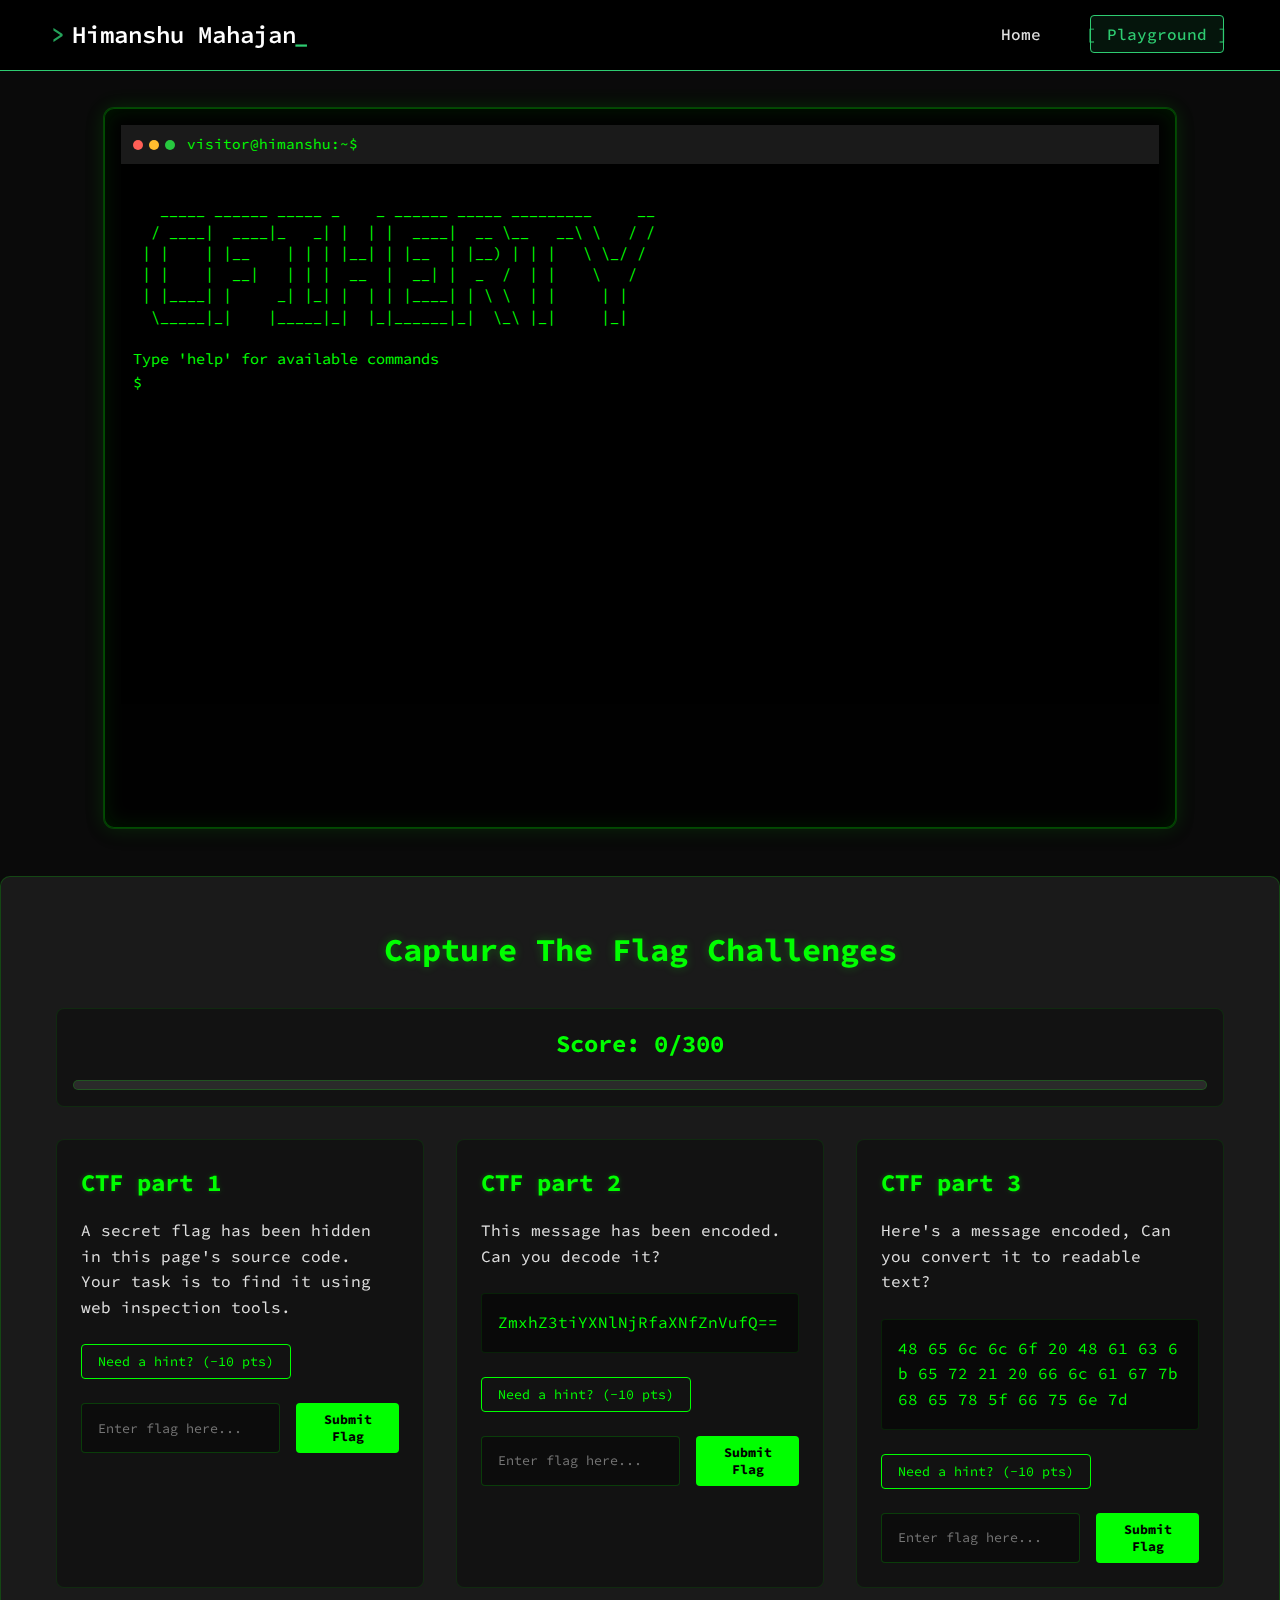
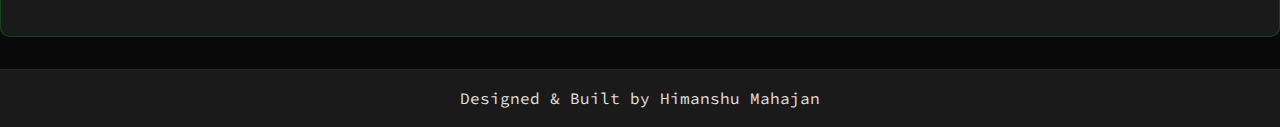
<file: playground.html>
<!DOCTYPE html>
<html lang="en">
<head>
    <meta charset="UTF-8">
    <meta name="viewport" content="width=device-width, initial-scale=1.0">
    <title>Security Playground | Himanshu Mahajan</title>

    <!-- Favicon -->
    <link rel="icon" type="image/svg+xml" href="favicon.svg">
    <link rel="icon" type="image/png" href="favicon.png">
    <link rel="apple-touch-icon" sizes="180x180" href="apple-touch-icon.png">
    
    <!-- Styles -->
    <link rel="stylesheet" href="playground.css">
    <link rel="stylesheet" href="https://cdnjs.cloudflare.com/ajax/libs/font-awesome/6.0.0/css/all.min.css">
    <link href="https://fonts.googleapis.com/css2?family=Roboto:wght@300;400;500;700&family=Source+Code+Pro:wght@400;600&display=swap" rel="stylesheet">
</head>
<body>
    <!-- Navigation -->
    <nav class="navbar">
        <div class="nav-content">
            <div class="logo" role="banner">
                <a href="index.html" class="logo-link">Himanshu Mahajan</a>
            </div>
            <ul class="nav-links">
                <li><a href="index.html">Home</a></li>
                <li><a href="playground.html" class="active">Playground</a></li>
            </ul>
            <div class="menu-btn">
                <i class="fas fa-bars"></i>
            </div>
        </div>
    </nav>

    <main>
        <!-- Terminal Section -->
        <section class="terminal-section">
            <div class="container">
                <div class="terminal">
                    <div class="terminal-header">
                        <div class="terminal-dots">
                            <span class="dot"></span>
                            <span class="dot"></span>
                            <span class="dot"></span>
                        </div>
                        <div class="terminal-title">visitor@himanshu:~$</div>
                    </div>
                    <div class="terminal-body">
                        <div class="command-line">
                            <span class="prompt">$</span>
                            <input type="text" class="command-input" autofocus spellcheck="false">
                        </div>
                    </div>
                </div>
            </div>
        </section>

        <!-- CTF Section -->
        <section class="ctf-section">
            <canvas id="matrix" class="matrix-background"></canvas>
            <div class="container">
                <h2>Capture The Flag Challenges</h2>
                <div class="score-container">
                    <div class="score">Score: <span>0</span>/300</div>
                    <div class="progress-bar">
                        <div class="progress"></div>
                    </div>
                </div>
                
                <div class="challenges">
                    <!-- Challenge 1: Web Inspection -->
                    <div class="challenge" data-points="50">
                        <h3>CTF part 1</h3>
                        <p>A secret flag has been hidden in this page's source code. Your task is to find it using web inspection tools.</p>
                        <!-- Congratulations! You found it: flag{source_code_secrets} -->
                        <div class="hint-box">
                            <button class="hint-btn">Need a hint? (-10 pts)</button>
                            <div class="hint">Try using your browser's View Source feature (Ctrl+U/Cmd+U) to examine the HTML code.</div>
                        </div>
                        <div class="flag-container">
                            <input type="text" class="flag-input" placeholder="Enter flag here..." data-flag="flag{source_code_secrets}">
                            <button class="submit-flag">Submit Flag</button>
                        </div>
                    </div>

                    <!-- Challenge 2: Base64 -->
                    <div class="challenge" data-points="100">
                        <h3>CTF part 2</h3>
                        <p>This message has been encoded. Can you decode it?</p>
                        <code>ZmxhZ3tiYXNlNjRfaXNfZnVufQ==</code>
                        <div class="hint-box">
                            <button class="hint-btn">Need a hint? (-10 pts)</button>
                            <div class="hint">Base64 uses a set of 64 characters (A-Z, a-z, 0-9, +, /) to encode binary data. Each Base64 digit represents 6 bits, and padding with '=' ensures the output length is a multiple of 4.</div>
                        </div>
                        <div class="flag-container">
                            <input type="text" class="flag-input" placeholder="Enter flag here..." data-flag="flag{base64_is_fun}">
                            <button class="submit-flag">Submit Flag</button>
                        </div>
                    </div>

                    <!-- Challenge 3: Hex -->
                    <div class="challenge" data-points="150">
                        <h3>CTF part 3</h3>
                        <p>Here's a message encoded, Can you convert it to readable text?</p>
                        <code>
                            48 65 6c 6c 6f 20 48 61 63 6b 65 72 21 20 66 6c 61 67 7b 68 65 78 5f 66 75 6e 7d
                        </code>
                        <div class="hint-box">
                            <button class="hint-btn">Need a hint? (-10 pts)</button>
                            <div class="hint">In hexadecimal, each digit represents 4 bits (0-15). Two hex digits make one byte (8 bits), which maps to an ASCII character. The ASCII table defines character codes: uppercase letters start at hex 41 (A), lowercase at 61 (a).</div>
                        </div>
                        <div class="flag-container">
                            <input type="text" class="flag-input" placeholder="Enter flag here..." data-flag="flag{hex_fun}">
                            <button class="submit-flag">Submit Flag</button>
                        </div>
                    </div>
                </div>
            </div>
        </section>
    </main>

    <footer>
        <div class="footer-content">
            <p>Designed & Built by Himanshu Mahajan</p>
        </div>
    </footer>

    <script src="script.js"></script>
    <script src="playground.js"></script>
    <script>
        // Mobile menu toggle
        const menuBtn = document.querySelector('.menu-btn');
        const navLinks = document.querySelector('.nav-links');
        const mainContent = document.querySelector('main');

        menuBtn.addEventListener('click', () => {
            navLinks.classList.toggle('active');
            // Add padding to main content when menu is open
            if (navLinks.classList.contains('active')) {
                mainContent.style.paddingTop = '100px';
            } else {
                mainContent.style.paddingTop = '80px';
            }
        });

        // Reset padding on window resize
        window.addEventListener('resize', () => {
            if (window.innerWidth > 768) {
                mainContent.style.paddingTop = '60px';
            } else {
                mainContent.style.paddingTop = navLinks.classList.contains('active') ? '280px' : '80px';
            }
        });
    </script>
</body>
</html>
</file>
<file: playground.css>
/* Fun Page Styles */
:root {
    --primary: #00ff00;
    --secondary: #1a1a1a;
    --text: #e0e0e0;
    --accent: #2ecc71;
    --danger: #e74c3c;
    --success: #27ae60;
    --terminal-bg: rgba(0, 0, 0, 0.9);
    --primary-color: #2c3e50;
    --secondary-color: #3498db;
    --accent-color: #e74c3c;
    --text-color: #2c3e50;
    --light-bg: #f8f9fa;
    --dark-bg: #2c3e50;
    --card-bg: #ffffff;
    --border-radius: 8px;
    --transition: all 0.3s ease;
    --playground-color: #27ae60;
    --background: #0a0a0a;
}

* {
    margin: 0;
    padding: 0;
    box-sizing: border-box;
}

html {
    scroll-behavior: smooth;
}

body {
    font-family: 'Source Code Pro', monospace;
    line-height: 1.6;
    color: var(--text);
    background-color: var(--background);
}

/* Base responsive images */
img {
    max-width: 100%;
    height: auto;
}

/* Navigation */
.navbar {
    position: fixed;
    top: 0;
    width: 100%;
    background: rgba(0, 0, 0, 0.95) !important;
    border-bottom: 1px solid var(--accent);
    z-index: 1000;
    font-family: 'Source Code Pro', monospace;
    backdrop-filter: none !important;
    -webkit-backdrop-filter: none !important;
}

.nav-content {
    max-width: 1200px;
    margin: 0 auto;
    padding: 1rem;
    display: flex;
    justify-content: space-between;
    align-items: center;
    background: transparent !important;
}

.logo {
    font-size: 1.5rem;
    font-weight: 600;
    position: relative;
    padding-left: 1rem;
}

.logo::before {
    content: '>';
    position: absolute;
    left: -5px;
    color: var(--accent);
    opacity: 0.8;
}

.logo-link {
    color: white;
    text-decoration: none;
    transition: all 0.3s ease;
    position: relative;
}

.logo-link::after {
    content: '_';
    position: absolute;
    right: -12px;
    animation: blink 1s infinite;
    color: var(--accent);
}

@keyframes blink {
    0%, 100% { opacity: 1; }
    50% { opacity: 0; }
}

.nav-links {
    display: flex;
    gap: 2rem;
    list-style: none;
    margin: 0;
}

.nav-links a {
    color: var(--text);
    text-decoration: none;
    font-weight: 500;
    transition: all 0.3s ease;
    padding: 0.5rem 1rem;
    border: 1px solid transparent;
    border-radius: 4px;
    position: relative;
}

.nav-links a:hover {
    color: var(--accent);
    border-color: var(--accent);
    background: rgba(46, 204, 113, 0.1);
}

.nav-links .active {
    color: var(--accent);
    border: 1px solid var(--accent);
    background: rgba(46, 204, 113, 0.1);
}

.nav-links a::before {
    content: '[';
    position: absolute;
    left: -5px;
    opacity: 0;
    color: var(--accent);
    transition: all 0.3s ease;
}

.nav-links a::after {
    content: ']';
    position: absolute;
    right: -5px;
    opacity: 0;
    color: var(--accent);
    transition: all 0.3s ease;
}

.nav-links a:hover::before,
.nav-links a:hover::after,
.nav-links .active::before,
.nav-links .active::after {
    opacity: 1;
}

.menu-btn {
    display: none;
    cursor: pointer;
    color: var(--accent);
    font-size: 1.5rem;
    border: 1px solid var(--accent);
    padding: 0.3rem 0.8rem;
    border-radius: 4px;
    background: transparent;
    transition: all 0.3s ease;
}

.menu-btn:hover {
    background: rgba(46, 204, 113, 0.1);
}

/* Mobile Navigation */
@media screen and (max-width: 768px) {
    .nav-content {
        padding: 1rem;
    }

    .menu-btn {
        display: block;
    }

    .nav-links {
        display: none;
        position: absolute;
        top: 100%;
        left: 0;
        width: 100%;
        background: rgba(0, 0, 0, 0.95);
        padding: 1rem;
        border-top: 1px solid var(--accent);
    }

    .nav-links.active {
        display: flex;
        flex-direction: column;
        align-items: center;
        gap: 1rem;
    }

    .nav-links a {
        width: 100%;
        text-align: center;
    }

    .logo-link {
        font-size: 1.3rem;
    }
}

/* Main Content */
main {
    padding-top: 60px;
    min-height: calc(100vh - 60px);
}

/* Container */
.container {
    max-width: 1200px;
    margin: 0 auto;
    padding: 1rem;
}

/* Terminal Section */
.terminal-section {
    width: 100%;
    max-width: 1200px;
    margin: 2rem auto;
    padding: 0 1rem;
}

.terminal {
    width: 100%;
    height: 70vh;
    min-height: 500px;
    background: var(--terminal-bg, #000);
    border-radius: 10px;
    padding: 1rem;
    font-family: 'Source Code Pro', monospace;
    position: relative;
    overflow: hidden;
    box-shadow: 0 4px 20px rgba(0, 0, 0, 0.15),
                0 0 0 1px rgba(0, 255, 0, 0.2),
                0 0 20px rgba(0, 255, 0, 0.15),
                inset 0 0 20px rgba(0, 255, 0, 0.1);
    border: 1px solid rgba(0, 255, 0, 0.3);
    animation: terminalGlow 4s ease-in-out infinite;
}

@keyframes terminalGlow {
    0% {
        box-shadow: 0 4px 20px rgba(0, 0, 0, 0.15),
                   0 0 0 1px rgba(0, 255, 0, 0.2),
                   0 0 20px rgba(0, 255, 0, 0.15),
                   inset 0 0 20px rgba(0, 255, 0, 0.1);
    }
    50% {
        box-shadow: 0 4px 20px rgba(0, 0, 0, 0.15),
                   0 0 0 1px rgba(0, 255, 0, 0.3),
                   0 0 30px rgba(0, 255, 0, 0.2),
                   inset 0 0 30px rgba(0, 255, 0, 0.15);
    }
    100% {
        box-shadow: 0 4px 20px rgba(0, 0, 0, 0.15),
                   0 0 0 1px rgba(0, 255, 0, 0.2),
                   0 0 20px rgba(0, 255, 0, 0.15),
                   inset 0 0 20px rgba(0, 255, 0, 0.1);
    }
}

/* Responsive Adjustments */
@media screen and (min-width: 768px) {
    .terminal-section {
        padding: 0 2rem;
    }

    .terminal {
        height: 75vh;
        min-height: 600px;
    }
}

@media screen and (min-width: 1024px) {
    .terminal-section {
        padding: 0 3rem;
    }

    .terminal {
        height: 80vh;
        min-height: 700px;
    }
}

@media screen and (min-width: 1440px) {
    .terminal {
        height: 85vh;
        min-height: 800px;
    }
}

/* Ensure terminal content stays visible on smaller screens */
@media screen and (max-width: 767px) {
    .terminal {
        height: 65vh;
        min-height: 400px;
        font-size: 0.9em;
    }
}

/* Handle very small screens */
@media screen and (max-width: 480px) {
    .terminal-section {
        padding: 0 0.5rem;
    }

    .terminal {
        height: 60vh;
        min-height: 350px;
        font-size: 0.85em;
    }
}

.terminal-header {
    background: #1a1a1a;
    padding: 8px 12px;
    display: flex;
    align-items: center;
}

.terminal-dots {
    display: flex;
    gap: 6px;
    margin-right: 12px;
}

.dot {
    width: 10px;
    height: 10px;
    border-radius: 50%;
    background: #ff5f56;
}

.dot:nth-child(2) {
    background: #ffbd2e;
}

.dot:nth-child(3) {
    background: #27c93f;
}

.terminal-title {
    color: #00ff00;
    font-family: 'Source Code Pro', monospace;
    font-size: 0.9rem;
    white-space: nowrap;
    overflow: hidden;
    text-overflow: ellipsis;
}

.terminal-body {
    height: 60vh;
    min-height: 300px;
    max-height: 600px;
    padding: 12px;
    overflow-y: auto;
    font-family: 'Source Code Pro', monospace;
    font-size: 0.95rem;
    line-height: 1.4;
    color: #00ff00;
    background: #000;
}

.terminal-body::-webkit-scrollbar {
    width: 8px;
}

.terminal-body::-webkit-scrollbar-track {
    background: #1a1a1a;
}

.terminal-body::-webkit-scrollbar-thumb {
    background: #333;
    border-radius: 4px;
}

.terminal-body::-webkit-scrollbar-thumb:hover {
    background: #444;
}

.command-line {
    display: flex;
    align-items: center;
    gap: 6px;
    margin-top: 6px;
}

.prompt {
    color: #00ff00;
}

.command-input {
    background: transparent;
    border: none;
    color: #00ff00;
    font-family: 'Source Code Pro', monospace;
    font-size: 0.95rem;
    outline: none;
    width: 100%;
    padding: 0;
    margin: 0;
}

.terminal-body div {
    white-space: pre-wrap;
    word-wrap: break-word;
    margin: 2px 0;
}

/* Matrix Section */
.matrix-section {
    position: relative;
    height: 300px;
    margin: 2rem 0;
    border-radius: 10px;
    overflow: hidden;
    border: 1px solid rgba(0, 255, 0, 0.2);
    display: none;
}

.matrix-section.active {
    display: block;
}

#matrix {
    width: 100%;
    height: 100%;
    background: black;
}

/* CTF Section */
.ctf-section {
    background: var(--secondary);
    border-radius: 10px;
    margin: 2rem 0;
    padding: 2rem;
    border: 1px solid rgba(0, 255, 0, 0.2);
    position: relative;
    overflow: hidden;
}

.matrix-background {
    position: absolute;
    top: 0;
    left: 0;
    width: 100%;
    height: 100%;
    opacity: 0;
    transition: opacity 1s ease;
    z-index: 0;
    pointer-events: none;
}

.matrix-background.active {
    opacity: 0.1;
}

.ctf-section .container {
    position: relative;
    z-index: 1;
}

.ctf-section h2 {
    color: var(--primary);
    text-align: center;
    margin-bottom: 2rem;
    font-size: 2rem;
    text-shadow: 0 0 10px rgba(0, 255, 0, 0.3);
}

.score-container {
    background: rgba(0, 0, 0, 0.3);
    padding: 1rem;
    border-radius: 8px;
    margin-bottom: 2rem;
    text-align: center;
    border: 1px solid rgba(0, 255, 0, 0.1);
}

.score {
    font-size: 1.5rem;
    color: var(--primary);
    margin-bottom: 1rem;
    font-weight: bold;
}

.progress-bar {
    background: rgba(255, 255, 255, 0.1);
    height: 10px;
    border-radius: 5px;
    overflow: hidden;
    border: 1px solid rgba(0, 255, 0, 0.2);
}

.progress {
    background: var(--primary);
    height: 100%;
    width: 0;
    transition: width 0.5s ease;
    box-shadow: 0 0 10px var(--primary);
}

/* Challenge Cards */
.challenges {
    display: grid;
    gap: 2rem;
    grid-template-columns: repeat(auto-fit, minmax(300px, 1fr));
}

.challenge {
    background: rgba(0, 0, 0, 0.3);
    border-radius: 8px;
    padding: 1.5rem;
    border: 1px solid rgba(0, 255, 0, 0.1);
    transition: all 0.3s ease;
    position: relative;
    overflow: hidden;
}

.challenge:hover {
    transform: translateY(-5px);
    box-shadow: 0 5px 15px rgba(0, 255, 0, 0.1);
    border-color: var(--primary);
}

.challenge h3 {
    color: var(--primary);
    margin: 0 0 1rem;
    font-size: 1.5rem;
    text-shadow: 0 0 5px rgba(0, 255, 0, 0.3);
}

.challenge p {
    margin: 0 0 1.5rem;
    color: var(--text);
}

.challenge code {
    display: block;
    background: rgba(0, 0, 0, 0.5);
    padding: 1rem;
    border-radius: 4px;
    margin: 1rem 0;
    font-family: 'Source Code Pro', monospace;
    color: var(--primary);
    word-break: break-all;
    border: 1px solid rgba(0, 255, 0, 0.1);
}

.challenge.solved {
    border-color: var(--success);
    box-shadow: 0 0 15px rgba(46, 204, 113, 0.1);
}

.challenge.solved h3::after {
    content: ' ✓';
    color: var(--success);
}

.hint-box {
    margin: 1.5rem 0;
}

.hint-btn {
    background: transparent;
    border: 1px solid var(--primary);
    color: var(--primary);
    padding: 0.5rem 1rem;
    border-radius: 4px;
    cursor: pointer;
    font-family: inherit;
    transition: all 0.3s ease;
}

.hint-btn:hover {
    background: rgba(0, 255, 0, 0.1);
}

.hint-btn:disabled {
    opacity: 0.7;
    cursor: not-allowed;
    border-color: rgba(0, 255, 0, 0.3);
    color: rgba(0, 255, 0, 0.3);
}

.hint {
    display: none;
    margin-top: 1rem;
    padding: 1rem;
    background: rgba(0, 0, 0, 0.3);
    border-radius: 4px;
    border-left: 3px solid var(--primary);
    color: var(--text);
}

.flag-container {
    margin-top: 1.5rem;
    display: flex;
    gap: 1rem;
}

.flag-input {
    flex: 1;
    background: rgba(0, 0, 0, 0.3);
    border: 1px solid rgba(0, 255, 0, 0.2);
    color: var(--text);
    padding: 0.5rem 1rem;
    border-radius: 4px;
    font-family: inherit;
    transition: all 0.3s ease;
}

.flag-input:focus {
    outline: none;
    border-color: var(--primary);
    box-shadow: 0 0 10px rgba(0, 255, 0, 0.1);
}

.flag-input.error {
    animation: shake 0.5s;
    border-color: var(--danger);
}

.submit-flag {
    background: var(--primary);
    color: black;
    border: none;
    padding: 0.5rem 1.5rem;
    border-radius: 4px;
    cursor: pointer;
    font-family: inherit;
    font-weight: bold;
    transition: all 0.3s ease;
}

.submit-flag:hover {
    background: #00cc00;
    transform: translateY(-2px);
}

.submit-flag:disabled {
    background: var(--success);
    cursor: not-allowed;
    transform: none;
}

@keyframes shake {
    0%, 100% { transform: translateX(0); }
    25% { transform: translateX(-10px); }
    75% { transform: translateX(10px); }
}

/* Notification System */
.notification {
    position: fixed;
    bottom: 2rem;
    right: 2rem;
    padding: 1rem 2rem;
    border-radius: 8px;
    background: rgba(0, 0, 0, 0.9);
    color: white;
    font-size: 1rem;
    z-index: 1000;
    opacity: 0;
    transform: translateY(20px);
    transition: all 0.3s ease;
    box-shadow: 0 5px 15px rgba(0, 0, 0, 0.3);
    border: 1px solid rgba(255, 255, 255, 0.1);
}

.notification.show {
    opacity: 1;
    transform: translateY(0);
}

.notification.success {
    border-left: 4px solid var(--success);
}

.notification.error {
    border-left: 4px solid var(--danger);
}

.notification.warning {
    border-left: 4px solid #f1c40f;
}

.notification.info {
    border-left: 4px solid #3498db;
}

/* Media Queries */
@media (max-width: 768px) {
    .container {
        padding: 1rem;
    }
    
    .terminal-body {
        min-height: 200px;
    }
    
    .matrix-section {
        height: 200px;
    }
    
    .challenges {
        grid-template-columns: 1fr;
    }
    
    .notification {
        left: 1rem;
        right: 1rem;
        bottom: 1rem;
        text-align: center;
    }
}

@media screen and (max-width: 768px) {
    .terminal {
        width: 98%;
        margin: 0.5rem auto;
    }

    .terminal-body {
        height: 50vh;
        min-height: 250px;
        padding: 8px;
        font-size: 0.9rem;
    }

    .terminal-header {
        padding: 6px 8px;
    }

    .dot {
        width: 8px;
        height: 8px;
    }

    .container {
        padding: 0.5rem;
    }
}

@media screen and (max-width: 480px) {
    main {
        padding-top: 50px;
    }

    .terminal-body {
        height: 45vh;
        min-height: 200px;
        font-size: 0.85rem;
    }

    .terminal-title {
        font-size: 0.8rem;
    }

    .command-input {
        font-size: 0.85rem;
    }
}

@media screen and (max-width: 1024px) {
    .terminal-container {
        width: 90%;
        margin: 2rem auto;
    }

    .challenges {
        grid-template-columns: 1fr;
        gap: 2rem;
    }
}

@media screen and (max-width: 768px) {
    .hero-content {
        padding: 2rem 1rem;
    }

    .terminal-container {
        width: 95%;
        margin: 1.5rem auto;
    }

    .terminal-body {
        min-height: 250px;
        max-height: 400px;
        font-size: 0.9rem;
    }

    .command-input {
        font-size: 0.9rem;
    }

    .challenge {
        padding: 1.5rem;
    }

    .challenge h3 {
        font-size: 1.3rem;
    }

    .challenge p {
        font-size: 0.95rem;
    }

    .challenge code {
        font-size: 0.9rem;
        padding: 0.8rem;
        overflow-x: auto;
    }

    .flag-container {
        flex-direction: column;
        gap: 0.8rem;
    }

    .flag-input, .submit-flag {
        width: 100%;
    }

    .hint-box {
        margin: 1.2rem 0;
    }

    .hint {
        font-size: 0.9rem;
    }
}

@media screen and (max-width: 480px) {
    .hero-content {
        padding: 1.5rem 1rem;
    }

    .terminal-container {
        width: 100%;
        margin: 1rem auto;
    }

    .terminal-body {
        min-height: 200px;
        max-height: 350px;
        font-size: 0.85rem;
        padding: 0.8rem;
    }

    .command-input {
        font-size: 0.85rem;
        padding: 0.4rem;
    }

    .challenge {
        padding: 1.2rem;
    }

    .challenge h3 {
        font-size: 1.2rem;
    }

    .challenge p {
        font-size: 0.9rem;
    }

    .challenge code {
        font-size: 0.85rem;
        padding: 0.6rem;
    }

    .hint-btn {
        padding: 0.4rem 0.8rem;
        font-size: 0.9rem;
    }

    .score-container {
        flex-direction: column;
        align-items: center;
        gap: 1rem;
    }

    .progress-bar {
        width: 100%;
    }
}

/* Landscape Mode */
@media screen and (max-height: 480px) and (orientation: landscape) {
    .terminal-body {
        min-height: 150px;
        max-height: 250px;
    }

    .challenges {
        gap: 1rem;
    }

    .challenge {
        padding: 1rem;
    }

    .flag-container {
        flex-direction: row;
    }
}

/* Footer Styles */
footer {
    background: var(--secondary);
    padding: 1rem 0;
    margin-top: auto;
    border-top: 1px solid rgba(0, 255, 0, 0.1);
}

.footer-content {
    max-width: 1200px;
    margin: 0 auto;
    padding: 0 1rem;
    text-align: center;
}

.footer-content p {
    margin: 0;
    color: var(--text);
    font-size: 1rem;
}

/* Footer Media Queries */
@media screen and (max-width: 480px) {
    footer {
        padding: 0.75rem 0;
    }

    .footer-content p {
        font-size: 0.9rem;
    }
}
</file>
